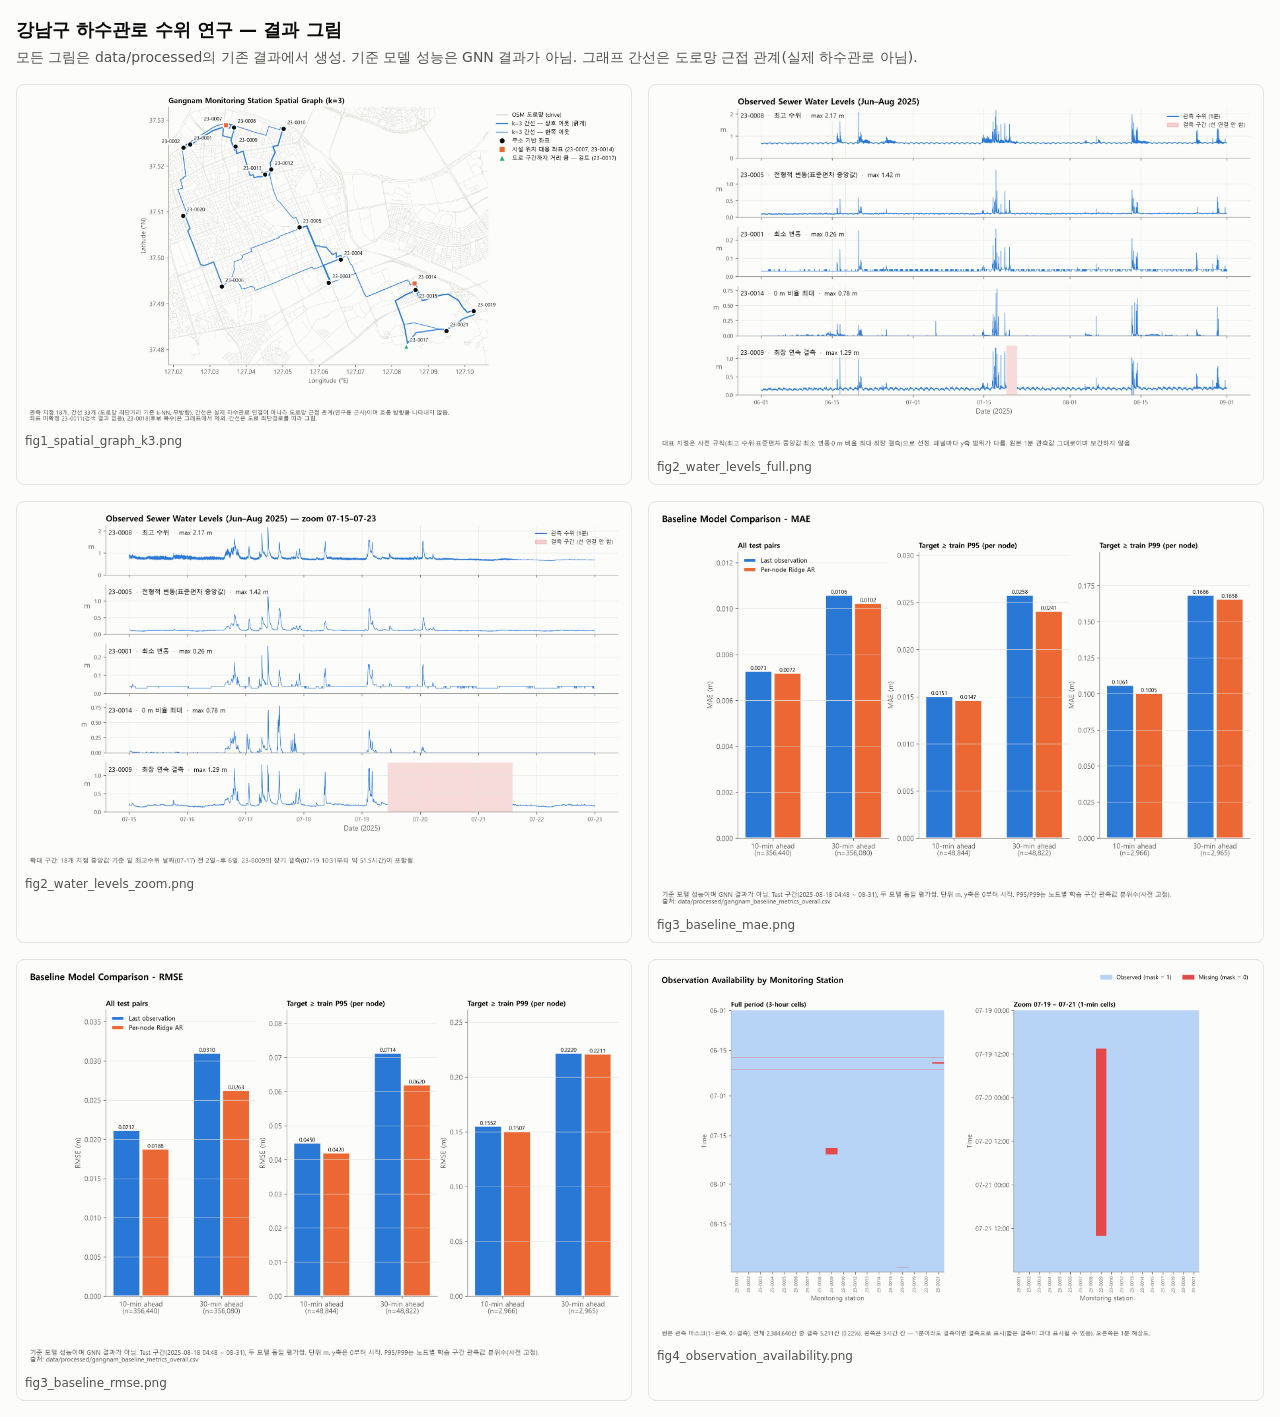
<file: outputs/figures/index.html>
<!doctype html>
<html lang="ko"><head><meta charset="utf-8"><meta name="viewport" content="width=device-width, initial-scale=1">
<title>Gangnam Figures</title>
<style>
:root { --bg:#fcfcfb; --ink:#0b0b0b; --ink2:#52514e; --line:#e4e3df; }
@media (prefers-color-scheme: dark) { :root { --bg:#1a1a19; --ink:#fff; --ink2:#c3c2b7; --line:#383835; } }
body { margin:0; padding:16px; background:var(--bg); color:var(--ink); font:14px/1.5 system-ui, "Malgun Gothic", sans-serif; }
h1 { font-size:18px; margin:0 0 4px; } p { color:var(--ink2); margin:0 0 16px; }
.grid { display:grid; grid-template-columns:repeat(auto-fit, minmax(min(100%, 520px), 1fr)); gap:16px; }
figure { margin:0; border:1px solid var(--line); border-radius:8px; padding:8px; background:#fcfcfb; }
img { width:100%; height:auto; display:block; } figcaption { color:#52514e; font-size:12px; margin-top:6px; }
</style></head><body>
<h1>강남구 하수관로 수위 연구 — 결과 그림</h1>
<p>모든 그림은 data/processed의 기존 결과에서 생성. 기준 모델 성능은 GNN 결과가 아님. 그래프 간선은 도로망 근접 관계(실제 하수관로 아님).</p>
<div class="grid">
<figure><a href="fig1_spatial_graph_k3.png"><img src="fig1_spatial_graph_k3.png" alt="fig1_spatial_graph_k3" loading="lazy"></a><figcaption>fig1_spatial_graph_k3.png</figcaption></figure>
<figure><a href="fig2_water_levels_full.png"><img src="fig2_water_levels_full.png" alt="fig2_water_levels_full" loading="lazy"></a><figcaption>fig2_water_levels_full.png</figcaption></figure>
<figure><a href="fig2_water_levels_zoom.png"><img src="fig2_water_levels_zoom.png" alt="fig2_water_levels_zoom" loading="lazy"></a><figcaption>fig2_water_levels_zoom.png</figcaption></figure>
<figure><a href="fig3_baseline_mae.png"><img src="fig3_baseline_mae.png" alt="fig3_baseline_mae" loading="lazy"></a><figcaption>fig3_baseline_mae.png</figcaption></figure>
<figure><a href="fig3_baseline_rmse.png"><img src="fig3_baseline_rmse.png" alt="fig3_baseline_rmse" loading="lazy"></a><figcaption>fig3_baseline_rmse.png</figcaption></figure>
<figure><a href="fig4_observation_availability.png"><img src="fig4_observation_availability.png" alt="fig4_observation_availability" loading="lazy"></a><figcaption>fig4_observation_availability.png</figcaption></figure>
</div></body></html>
</file>
